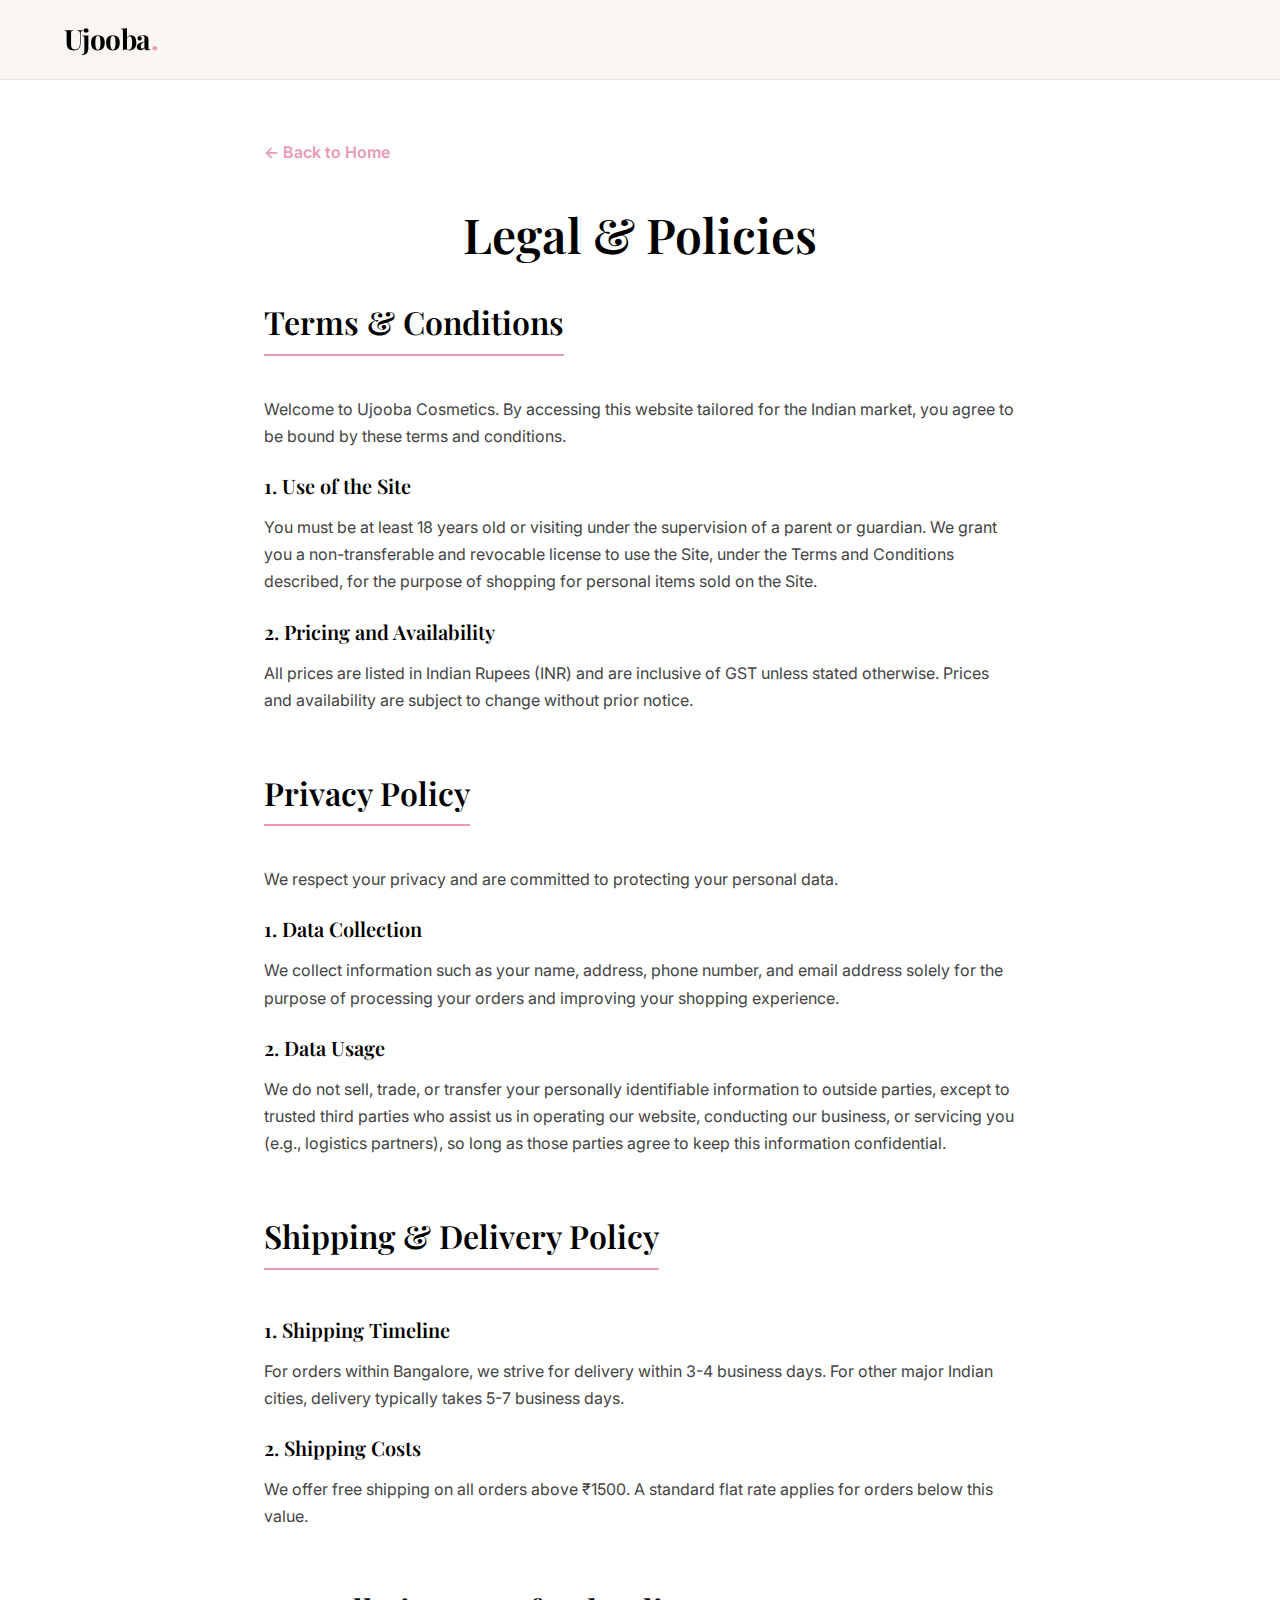
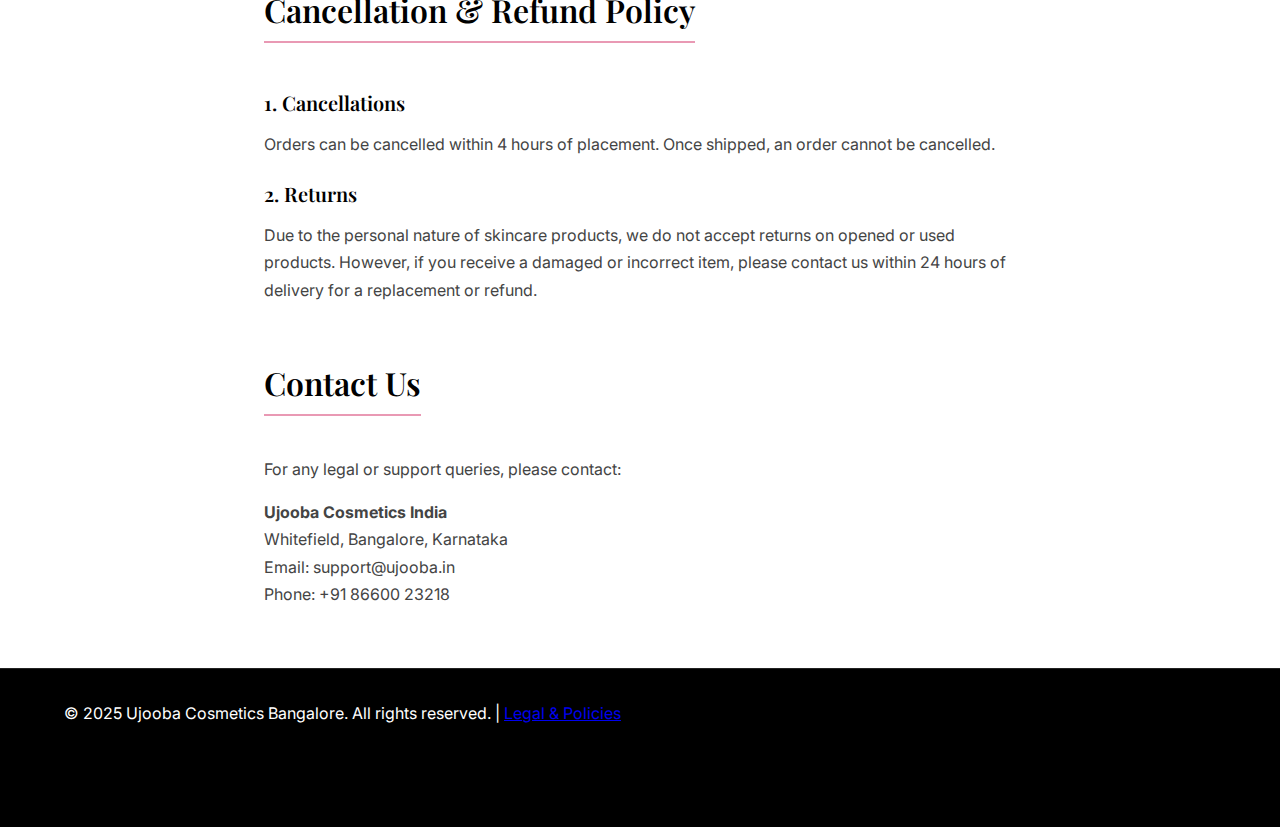
<file: legal.html>
<!DOCTYPE html>
<html lang="en">

<head>
    <meta charset="UTF-8" />
    <meta name="viewport" content="width=device-width, initial-scale=1.0" />
    <title>Legal & Policies - Ujooba Cosmetics</title>

    <!-- Fonts -->
    <link rel="preconnect" href="https://fonts.googleapis.com" />
    <link rel="preconnect" href="https://fonts.gstatic.com" crossorigin />
    <link
        href="https://fonts.googleapis.com/css2?family=DM+Sans:wght@400;500;700&family=Inter:wght@400;500;600&family=Playfair+Display:wght@400;600;700&display=swap"
        rel="stylesheet" />

    <!-- Styles -->
    <link rel="stylesheet" href="css/style.css" />
    <style>
        .legal-container {
            max-width: 800px;
            margin: 60px auto;
            padding: 0 24px;
        }

        .legal-section {
            margin-bottom: 60px;
        }

        .legal-title {
            font-size: 2rem;
            margin-bottom: 24px;
            color: var(--foreground);
            border-bottom: 2px solid var(--primary);
            padding-bottom: 12px;
            display: inline-block;
        }

        .legal-content h3 {
            font-size: 1.25rem;
            margin: 24px 0 12px;
            color: var(--foreground);
        }

        .legal-content p,
        .legal-content ul {
            font-size: 1rem;
            color: var(--muted-foreground);
            line-height: 1.7;
            margin-bottom: 16px;
        }

        .back-link {
            display: inline-flex;
            align-items: center;
            gap: 8px;
            color: var(--primary);
            text-decoration: none;
            font-weight: 600;
            margin-bottom: 40px;
        }
    </style>
</head>

<body>
    <!-- Nav -->
    <nav class="navbar">
        <div class="container">
            <div class="nav-content">
                <a href="index.html" style="text-decoration: none;">
                    <div class="brand">Ujooba<span>.</span></div>
                </a>
            </div>
        </div>
    </nav>

    <div class="legal-container">
        <a href="index.html" class="back-link">← Back to Home</a>

        <h1 style="font-size: 3rem; margin-bottom: 40px; text-align: center;">Legal & Policies</h1>

        <div class="legal-section">
            <h2 class="legal-title">Terms & Conditions</h2>
            <div class="legal-content">
                <p>Welcome to Ujooba Cosmetics. By accessing this website tailored for the Indian market, you agree to
                    be bound by these terms and conditions.</p>
                <h3>1. Use of the Site</h3>
                <p>You must be at least 18 years old or visiting under the supervision of a parent or guardian. We grant
                    you a non-transferable and revocable license to use the Site, under the Terms and Conditions
                    described, for the purpose of shopping for personal items sold on the Site.</p>
                <h3>2. Pricing and Availability</h3>
                <p>All prices are listed in Indian Rupees (INR) and are inclusive of GST unless stated otherwise. Prices
                    and availability are subject to change without prior notice.</p>
            </div>
        </div>

        <div class="legal-section">
            <h2 class="legal-title">Privacy Policy</h2>
            <div class="legal-content">
                <p>We respect your privacy and are committed to protecting your personal data.</p>
                <h3>1. Data Collection</h3>
                <p>We collect information such as your name, address, phone number, and email address solely for the
                    purpose of processing your orders and improving your shopping experience.</p>
                <h3>2. Data Usage</h3>
                <p>We do not sell, trade, or transfer your personally identifiable information to outside parties,
                    except to trusted third parties who assist us in operating our website, conducting our business, or
                    servicing you (e.g., logistics partners), so long as those parties agree to keep this information
                    confidential.</p>
            </div>
        </div>

        <div class="legal-section">
            <h2 class="legal-title">Shipping & Delivery Policy</h2>
            <div class="legal-content">
                <h3>1. Shipping Timeline</h3>
                <p>For orders within Bangalore, we strive for delivery within 3-4 business days. For other major Indian
                    cities, delivery typically takes 5-7 business days.</p>
                <h3>2. Shipping Costs</h3>
                <p>We offer free shipping on all orders above ₹1500. A standard flat rate applies for orders below this
                    value.</p>
            </div>
        </div>

        <div class="legal-section">
            <h2 class="legal-title">Cancellation & Refund Policy</h2>
            <div class="legal-content">
                <h3>1. Cancellations</h3>
                <p>Orders can be cancelled within 4 hours of placement. Once shipped, an order cannot be cancelled.</p>
                <h3>2. Returns</h3>
                <p>Due to the personal nature of skincare products, we do not accept returns on opened or used products.
                    However, if you receive a damaged or incorrect item, please contact us within 24 hours of delivery
                    for a replacement or refund.</p>
            </div>
        </div>

        <div class="legal-section">
            <h2 class="legal-title">Contact Us</h2>
            <div class="legal-content">
                <p>For any legal or support queries, please contact:</p>
                <p><strong>Ujooba Cosmetics India</strong><br>
                    Whitefield, Bangalore, Karnataka<br>
                    Email: support@ujooba.in<br>
                    Phone: +91 86600 23218</p>
            </div>
        </div>

    </div>

    <!-- Footer -->
    <footer>
        <div class="container">
            <div class="footer-bottom">
                © 2025 Ujooba Cosmetics Bangalore. All rights reserved. | <a href="legal.html" class="footer-link">Legal
                    & Policies</a>
            </div>
        </div>
    </footer>

</body>

</html>
</file>
<file: css/style.css>
/* Theme Variables - Organic Modern */
:root {
  --background: #FFFFFF;
  /* Pure White */
  --foreground: #000000;
  /* Jet Black */
  --card: #F9F9F9;
  --card-foreground: #000000;
  --primary: #e999b4;
  /* Soft Pink */
  --primary-foreground: #ffffff;
  --secondary: #000000;
  /* Black for strong contrast */
  --secondary-foreground: #FFFFFF;
  --accent: #e999b4;
  /* Soft Pink */
  --accent-foreground: #FFFFFF;
  --muted: #F4F4F4;
  --muted-foreground: #444444;
  /* Darker grey for readability */
  --border: #E5E5E5;
  --radius-sm: 4px;
  --radius-md: 8px;
  --radius-lg: 16px;
  --radius-xl: 32px;
  --font-family-serif: "Playfair Display", serif;
  --font-family-body: "Inter", system-ui, sans-serif;
  --shadow-sm: 0 4px 6px rgba(0, 0, 0, 0.1);
  --shadow-md: 0 10px 15px rgba(0, 0, 0, 0.1);
  --shadow-lg: 0 20px 25px rgba(0, 0, 0, 0.15);
}

/* Base Styles */
* {
  box-sizing: border-box;
}

body {
  margin: 0;
  font-family: var(--font-family-body);
  background-color: var(--background);
  color: var(--foreground);
  line-height: 1.6;
}

img {
  max-width: 100%;
  display: block;
}

h1,
h2,
h3,
h4,
h5,
h6 {
  font-family: var(--font-family-serif);
  font-weight: 600;
  margin: 0;
  line-height: 1.2;
}

.container {
  width: 100%;
  max-width: 1200px;
  margin: 0 auto;
  padding: 0 24px;
}

.section {
  padding: 80px 0;
}

/* Typography Utilities */
.text-center {
  text-align: center;
}

.text-rose {
  color: var(--primary);
}

.text-muted {
  color: var(--muted-foreground);
}

.font-serif {
  font-family: var(--font-family-serif);
}

/* Navigation */
.navbar {
  position: sticky;
  top: 0;
  background: rgba(249, 245, 241, 0.95);
  /* Silk Cream with opacity */
  backdrop-filter: blur(10px);
  border-bottom: 1px solid var(--border);
  z-index: 100;
  height: 80px;
  display: flex;
  align-items: center;
}

.nav-content {
  display: flex;
  justify-content: space-between;
  align-items: center;
  width: 100%;
}

.brand {
  font-family: var(--font-family-serif);
  font-size: 28px;
  font-weight: 700;
  color: var(--foreground);
  letter-spacing: -0.02em;
}

.brand span {
  color: var(--primary);
}

.nav-links {
  display: flex;
  gap: 40px;
  align-items: center;
}

.nav-link {
  font-size: 15px;
  font-weight: 500;
  color: var(--foreground);
  cursor: pointer;
  transition: color 0.2s;
}

.nav-link:hover {
  color: var(--primary);
}

/* Buttons */
.btn {
  display: inline-flex;
  align-items: center;
  justify-content: center;
  padding: 14px 28px;
  border-radius: var(--radius-xl);
  font-weight: 600;
  font-size: 16px;
  cursor: pointer;
  transition: all 0.3s ease;
  white-space: nowrap;
  border: none;
  text-decoration: none;
}

.btn-primary {
  background-color: var(--primary);
  color: var(--primary-foreground);
  box-shadow: var(--shadow-sm);
}

.btn-primary:hover {
  background-color: #a05a65;
  transform: translateY(-2px);
  box-shadow: var(--shadow-md);
}

.btn-outline {
  background: transparent;
  border: 2px solid var(--primary);
  color: var(--primary);
}

.btn-outline:hover {
  background: var(--primary);
  color: white;
}

/* Hero Section */
.hero {
  position: relative;
  min-height: 85vh;
  display: flex;
  align-items: center;
  overflow: hidden;
  padding-top: 40px;
  padding-bottom: 80px;
  /* Added more bottom padding */
}

.hero-bg {
  position: absolute;
  inset: 0;
  z-index: 0;
}

.hero-bg img {
  width: 100%;
  height: 100%;
  object-fit: cover;
  object-position: center 20%;
}

.hero-overlay {
  display: none;
}

.hero-content {
  position: relative;
  z-index: 2;
  max-width: 600px;
  /* Slightly reduced max-width */
}

.badge-float {
  display: inline-flex;
  align-items: center;
  padding: 8px 20px;
  background-color: #ffffff;
  color: var(--primary);
  border-radius: var(--radius-xl);
  font-size: 14px;
  font-weight: 600;
  margin-bottom: 24px;
  box-shadow: var(--shadow-sm);
  border: 1px solid rgba(233, 153, 180, 0.2);
}

.hero-title {
  font-size: 3.5rem;
  /* Reduced from 4.5rem */
  /* Dynamic sizing */
  color: var(--foreground);
  margin-bottom: 24px;
  line-height: 1.1;
  letter-spacing: -0.02em;
}

.hero-subtitle {
  font-size: 1.15rem;
  /* Slightly reduced */
  color: var(--muted-foreground);
  margin-bottom: 40px;
  max-width: 540px;
  line-height: 1.6;
}

/* Urgency / Namma Bangalore Section */
.bangalore-strip {
  background-color: white;
  padding: 60px 0;
  border-bottom: 1px solid var(--border);
}

.urgency-box {
  display: flex;
  align-items: center;
  justify-content: space-between;
  gap: 40px;
}

.urgency-content {
  flex: 1;
}

.location-tag {
  display: inline-flex;
  align-items: center;
  gap: 8px;
  font-weight: 600;
  color: var(--primary);
  margin-bottom: 12px;
  text-transform: uppercase;
  letter-spacing: 0.05em;
  font-size: 0.9rem;
}

.urgency-title {
  font-size: 2rem;
  margin-bottom: 16px;
}

.urgency-badges {
  display: flex;
  gap: 24px;
  margin-top: 24px;
}

.mini-badge {
  display: flex;
  align-items: center;
  gap: 8px;
  font-size: 0.95rem;
  color: var(--muted-foreground);
}

/* Features / Ritual Section */
.section-header {
  text-align: center;
  max-width: 700px;
  margin: 0 auto 60px;
}

.section-eyebrow {
  text-transform: uppercase;
  letter-spacing: 0.15em;
  font-size: 13px;
  font-weight: 600;
  color: var(--primary);
  margin-bottom: 16px;
  display: block;
}

.section-title {
  font-size: 3rem;
  color: var(--foreground);
  margin-bottom: 16px;
}

.steps-grid {
  display: grid;
  grid-template-columns: repeat(4, 1fr);
  gap: 32px;
}

.step-card {
  background: white;
  padding: 40px 24px;
  border-radius: var(--radius-lg);
  text-align: center;
  transition: transform 0.3s, box-shadow 0.3s;
  box-shadow: var(--shadow-sm);
  border: 1px solid transparent;
}

.step-card:hover {
  transform: translateY(-8px);
  box-shadow: var(--shadow-md);
  border-color: rgba(233, 153, 180, 0.1);
}

.step-number {
  width: 32px;
  height: 32px;
  border-radius: 50%;
  background-color: var(--secondary);
  color: var(--primary);
  display: flex;
  align-items: center;
  justify-content: center;
  font-weight: 700;
  font-family: var(--font-family-serif);
  margin: 0 auto 24px;
}

.step-icon-img {
  width: 100px;
  height: 100px;
  border-radius: 50%;
  margin: 0 auto 24px;
  object-fit: cover;
  box-shadow: var(--shadow-sm);
}

.step-title {
  font-size: 1.25rem;
  margin-bottom: 12px;
}

.step-desc {
  font-size: 0.95rem;
  color: var(--muted-foreground);
  line-height: 1.6;
}

/* Engagement / Science Section */
.split-science {
  display: grid;
  grid-template-columns: 1fr 1fr;
  gap: 80px;
  align-items: center;
}

.video-wrapper {
  position: relative;
  border-radius: var(--radius-xl);
  overflow: hidden;
  aspect-ratio: 9/16;
  max-width: 400px;
  margin: 0 auto;
  box-shadow: var(--shadow-lg);
}

.video-placeholder {
  width: 100%;
  height: 100%;
  background-color: #333;
  display: flex;
  align-items: center;
  justify-content: center;
  position: relative;
}

.play-button-overlay {
  position: absolute;
  top: 50%;
  left: 50%;
  transform: translate(-50%, -50%);
  width: 80px;
  height: 80px;
  background: rgba(233, 153, 180, 0.8);
  /* Soft Pink with opacity */
  border-radius: 50%;
  display: flex;
  align-items: center;
  justify-content: center;
  box-shadow: 0 8px 32px rgba(0, 0, 0, 0.2);
  transition: all 0.3s ease;
  z-index: 10;
}

.play-button-overlay svg {
  width: 40px;
  height: 40px;
  fill: none;
  stroke: white;
}


/* Ensure play button is always visible unless hidden by JS */
.play-button-overlay {
  opacity: 1 !important;
  z-index: 99 !important;
  /* Force top layer */
  pointer-events: none;
  /* Let clicks pass to container */
  background: rgba(233, 153, 180, 0.9);
  /* Slightly more opaque */
  display: flex !important;
  /* Ensure flex display is kept */
}

.ingredient-list {
  display: grid;
  gap: 32px;
}

.ingredient-item {
  display: flex;
  gap: 20px;
}

.ingredient-icon {
  width: 48px;
  height: 48px;
  border-radius: var(--radius-md);
  background-color: var(--white);
  border: 1px solid var(--border);
  display: flex;
  align-items: center;
  justify-content: center;
  color: var(--primary);
  flex-shrink: 0;
}

/* Trust Strip */
.trust-strip {
  background-color: white;
  padding: 48px 0;
  border-top: 1px solid var(--border);
}

.trust-grid {
  display: flex;
  justify-content: space-around;
  flex-wrap: wrap;
  gap: 32px;
}

.trust-item {
  display: flex;
  align-items: center;
  gap: 12px;
}

.trust-text {
  font-weight: 600;
  text-transform: uppercase;
  letter-spacing: 0.1em;
  font-size: 0.85rem;
  color: var(--foreground);
}

/* Objections / Accordion */
.accordion {
  max-width: 800px;
  margin: 0 auto;
  background: white;
  border-radius: var(--radius-lg);
  box-shadow: var(--shadow-sm);
  overflow: hidden;
}

.accordion-item {
  border-bottom: 1px solid var(--border);
}

.accordion-item:last-child {
  border-bottom: none;
}

.accordion-header {
  width: 100%;
  padding: 24px;
  display: flex;
  justify-content: space-between;
  align-items: center;
  background: none;
  border: none;
  font-size: 1.1rem;
  font-weight: 600;
  color: var(--foreground);
  cursor: pointer;
  text-align: left;
  transition: color 0.3s;
}

.accordion-header:hover {
  color: var(--primary);
}

.accordion-content {
  padding: 0 24px;
  max-height: 0;
  overflow: hidden;
  transition: max-height 0.3s ease-out, padding 0.3s ease;
  color: var(--muted-foreground);
  line-height: 1.6;
}

.accordion-item.active .accordion-content {
  padding-bottom: 24px;
  max-height: 200px;
  /* Adjust if content is very long */
}

.accordion-item.active .accordion-header iconify-icon {
  transform: rotate(180deg);
  transition: transform 0.3s;
}

/* Offers Grid */
.offers-grid {
  display: grid;
  grid-template-columns: repeat(3, 1fr);
  gap: 24px;
}

.offer-card {
  background: white;
  padding: 32px;
  border-radius: var(--radius-lg);
  border: 1px solid var(--border);
  height: 100%;
}

.offer-card.highlight {
  background: linear-gradient(145deg, #fff0f3, #fff);
  border-color: var(--primary);
}

/* Social Proof */
.scrolling-testimonials-container {
  overflow-x: auto;
  white-space: nowrap;
  padding-bottom: 0px;
  /* Removed padding bottom to hide scrollbar usage */
  -webkit-overflow-scrolling: touch;
  margin-bottom: 60px;
  /* Space between sections */
  scrollbar-width: none;
  /* Firefox */
  -ms-overflow-style: none;
  /* IE 10+ */
}

.scrolling-testimonials-container::-webkit-scrollbar {
  display: none;
  /* Chrome/Safari */
}

.social-reviews {
  display: grid;
  grid-template-columns: repeat(4, 1fr);
  gap: 24px;
}

.review-card {
  background: white;
  padding: 24px;
  border-radius: var(--radius-lg);
  box-shadow: var(--shadow-sm);
}

.review-img {
  width: 64px;
  height: 64px;
  border-radius: 50%;
  object-fit: cover;
  margin-bottom: 16px;
}

.stars {
  color: #FFB400;
  margin-bottom: 12px;
}

/* Footer */
footer {
  background-color: #000000;
  /* Pure Black */
  color: white;
  padding: 32px 0 100px;
  /* Compact top/bottom, space for sticky CTA */
  border-top: 1px solid #222;
}

/* Sticky CTA */
.sticky-cta {
  position: fixed;
  bottom: 24px;
  right: 32px;
  /* Default to right for desktop */
  left: auto;
  transform: none;
  width: auto;
  max-width: none;
  z-index: 1000;
  animation: slideUp 0.5s ease;
}

.whatsapp-btn {
  display: flex;
  align-items: center;
  justify-content: center;
  gap: 12px;
  background-color: #25D366;
  /* Kept green as it's standard for WhatsApp, but can be changed */
  color: white;
  padding: 16px 32px;
  border-radius: 100px;
  font-weight: 700;
  font-size: 1.1rem;
  box-shadow: 0 8px 32px rgba(37, 211, 102, 0.4);
  text-decoration: none;
  transition: transform 0.2s;
}

.whatsapp-btn:hover {
  transform: scale(1.02);
}

@keyframes slideUp {
  from {
    transform: translate(-50%, 100%);
    opacity: 0;
  }

  to {
    transform: translate(-50%, 0);
    opacity: 1;
  }
}

@media (max-width: 768px) {
  .hero-title {
    font-size: 2.5rem;
    /* Further reduced for mobile */
  }

  /* Center sticky CTA on mobile */
  .sticky-cta {
    left: 50%;
    right: auto;
    transform: translateX(-50%);
    width: 90%;
    bottom: 20px;
  }

  .steps-grid {
    grid-template-columns: 1fr;
  }

  .split-science {
    grid-template-columns: 1fr;
  }

  .offers-grid {
    grid-template-columns: 1fr;
  }

  .social-reviews {
    grid-template-columns: repeat(2, 1fr);
  }

  /* Navbar Mobile */
  .mobile-menu-btn {
    display: block;
    /* Show hamburger */
  }

  .nav-links {
    position: fixed;
    top: 80px;
    /* Below navbar */
    left: 0;
    width: 100%;
    background: white;
    flex-direction: column;
    padding: 24px;
    box-shadow: var(--shadow-md);
    transform: translateY(-150%);
    transition: transform 0.3s ease-in-out;
    z-index: 99;
  }

  .nav-links.active {
    transform: translateY(0);
  }

  /* Urgency Section Mobile Updates */
  .urgency-box {
    flex-direction: column-reverse;
    /* Image on top */
    gap: 24px;
  }

  .bungalow-img {
    width: calc(100vw - 32px);
    /* Full width minus padding for elegance */
    max-width: none;
    margin-left: -16px;
    /* Counteract container padding partial */
    margin-right: -16px;
    border-radius: var(--radius-xl) !important;
    /* Force rounded corners */
    overflow: hidden;
    margin: 0 auto;
    box-shadow: var(--shadow-lg);
  }

  .bungalow-img img {
    border-radius: var(--radius-xl) !important;
    width: 100%;
    height: auto;
    display: block;
    object-fit: cover;
  }

  /* Trust Strip Mobile */
  .trust-strip .trust-grid {
    justify-content: center;
  }

  /* Footer Mobile */
  footer .container>div {
    flex-direction: column;
    text-align: center;
    gap: 24px;
  }
}

/* Mobile Menu Button - Hidden on Desktop */
.mobile-menu-btn {
  display: none;
}

@media (max-width: 768px) {
  .mobile-menu-btn {
    display: block !important;
    /* Force display on mobile */
    background: transparent;
    border: none;
    cursor: pointer;
    z-index: 101;
    /* Above navbar content */
    padding: 8px;
  }

  .menu-icon,
  .close-icon {
    color: #000000 !important;
    /* Force black color */
  }
}

@media (max-width: 480px) {
  .social-reviews {
    grid-template-columns: 1fr;
  }

  .hero-content {
    padding: 0 16px;
  }
}
</file>
